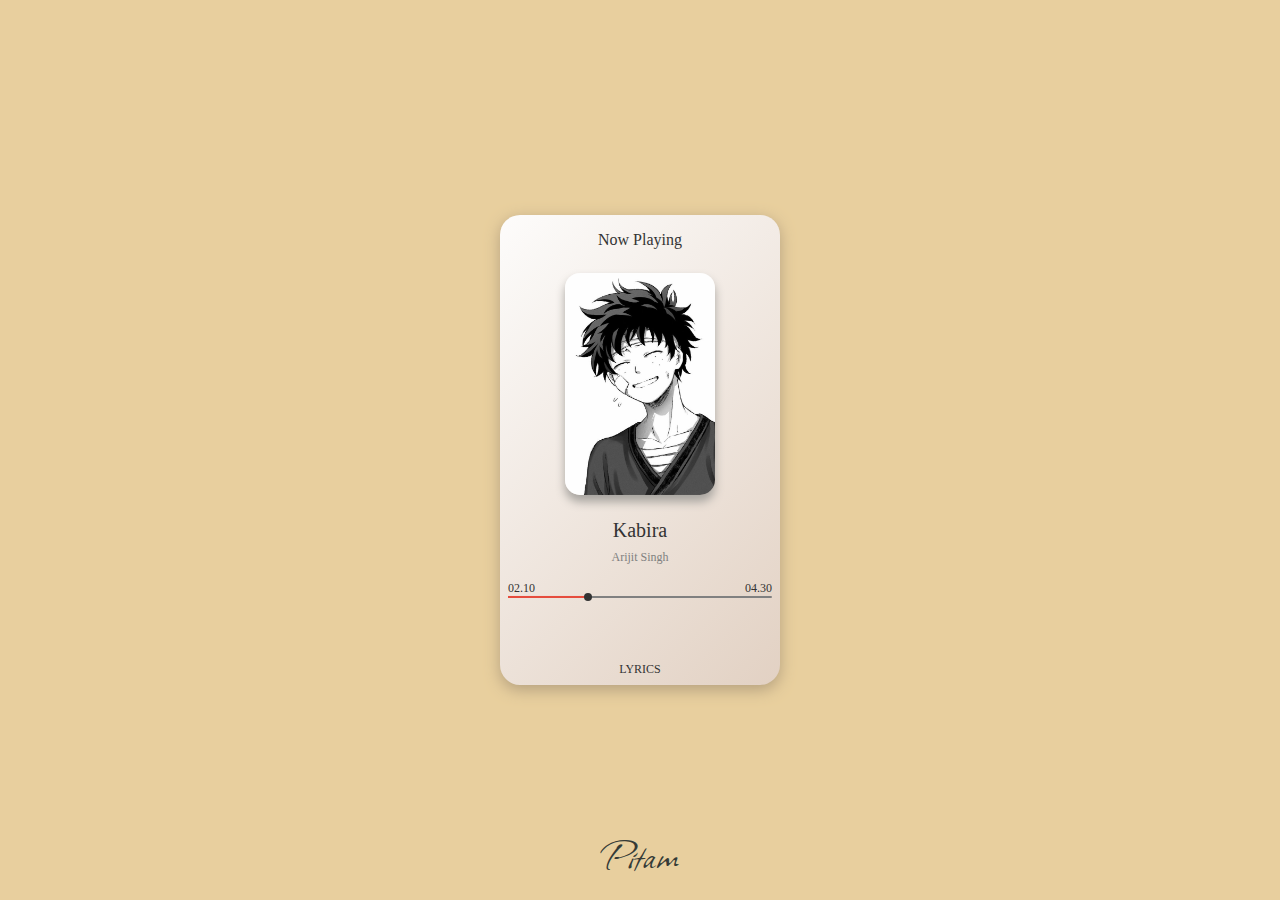
<file: index.html>
<html>
    <head>
        <title>Chill music theme</title>
        <meta name="viewport" content="width=device-width, initial-scale=1.0">
        <link rel="stylesheet" href="https://pro.fontawesome.com/releases/v5.10.0/css/all.css" integrity="sha384-AYmEC3Yw5cVb3ZcuHtOA93w35dYTsvhLPVnYs9eStHfGJvOvKxVfELGroGkvsg+p" crossorigin="anonymous"/>
        <link rel="preconnect" href="https://fonts.googleapis.com">
        <link rel="preconnect" href="https://fonts.gstatic.com" crossorigin>
        <link href="https://fonts.googleapis.com/css2?family=Allison&display=swap" rel="stylesheet">
        <link rel="stylesheet" href="chill.css">
    </head>
    
    <body>
        <div class="container">
            <div class="header">
                <span class="alink"><i class="fas fa-chevron-left"></i></span>
                <div class="playing">Now Playing</div>
                <span class="alink"><i class="fas fa-ellipsis-v"></i></span>
            </div>
            <div class="content">
                <figure class="album_cover">
                    <img src="chill-img.jpg">
                </figure>
                <div class="song_info">
                    <div class="song_name">Kabira</div><div class="song_artist">Arijit Singh</div>
                </div>
                <div class="timeline">
                    <div class="time">
                        <span class="current">02.10</span>
                        <span class="total">04.30</span>
                    </div>
                    
                    <div class="slider">
                        <div class="progress">
                            <div class="pin"></div>
                        </div>
                    </div>
                </div>
                <div class="controls">
                    <span class="alink"><i class="fas fa-random"></i></span>
                    <span class="alink"><i class="fas fa-step-backward"></i></span>
                    <span class="alink"><i class="fas fa-play"></i></span>
                    <span class="alink"><i class="fas fa-step-forward"></i></span>
                    <span class="alink"><i class="fas fa-sync-alt"></i></span>
                </div>
                <div class="footer">
                    <span class="alink"><i class="fas fa-angle-up"></i></span>
                    <div class="lyrics">Lyrics</div>
                </div>
            </div>
            
        </div>
        <div class="myname">
            <p>Pitam</p>
        </div>
        
    </body>
    
    
    
</html>
</file>
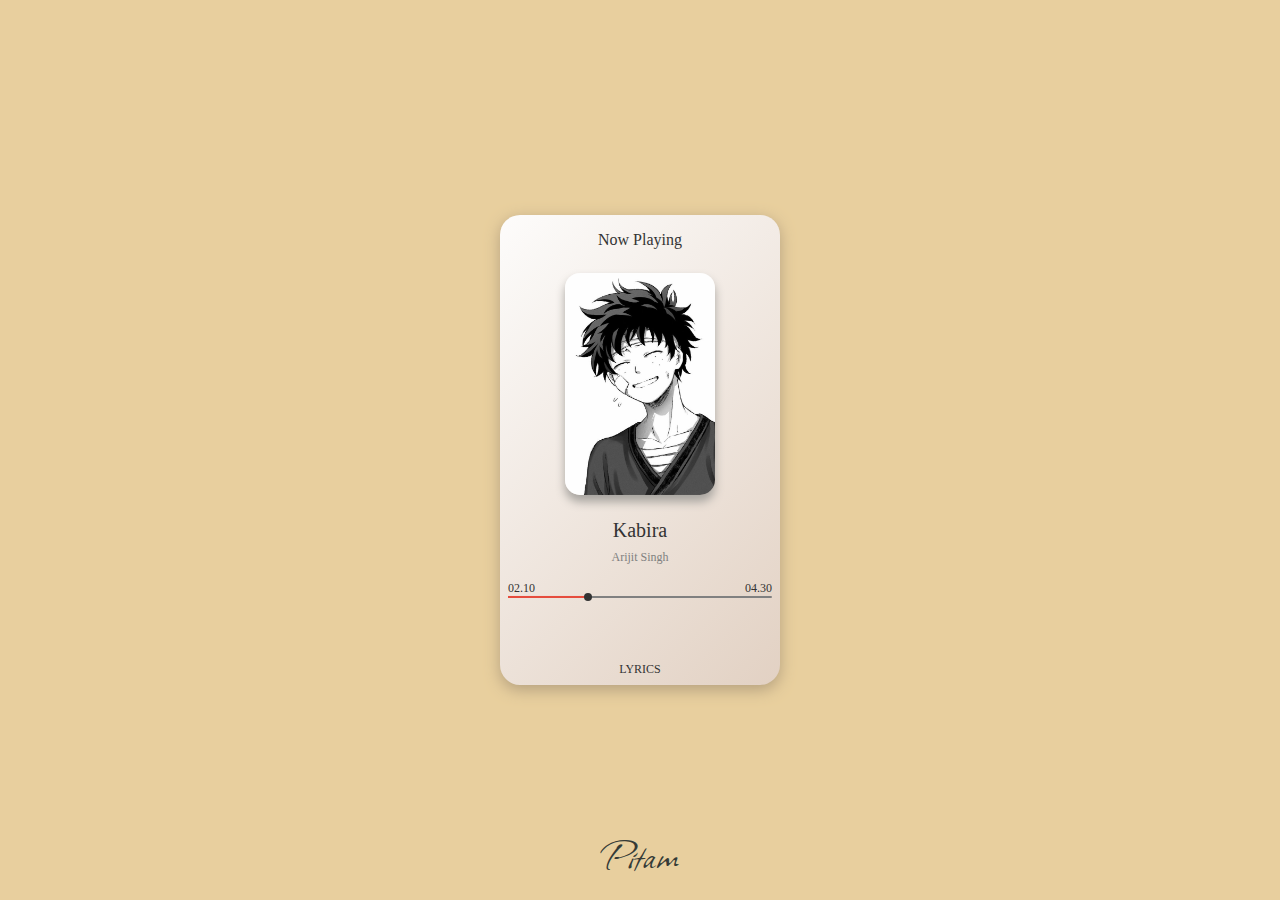
<file: chill.html>
<html>
    <head>
        <title>Chill music theme</title>
        <meta name="viewport" content="width=device-width, initial-scale=1.0">
        <link rel="stylesheet" href="https://pro.fontawesome.com/releases/v5.10.0/css/all.css" integrity="sha384-AYmEC3Yw5cVb3ZcuHtOA93w35dYTsvhLPVnYs9eStHfGJvOvKxVfELGroGkvsg+p" crossorigin="anonymous"/>
        <link rel="preconnect" href="https://fonts.googleapis.com">
        <link rel="preconnect" href="https://fonts.gstatic.com" crossorigin>
        <link href="https://fonts.googleapis.com/css2?family=Allison&display=swap" rel="stylesheet">
        <link rel="stylesheet" href="chill.css">
    </head>
    
    <body>
        <div class="container">
            <div class="header">
                <span class="alink"><i class="fas fa-chevron-left"></i></span>
                <div class="playing">Now Playing</div>
                <span class="alink"><i class="fas fa-ellipsis-v"></i></span>
            </div>
            <div class="content">
                <figure class="album_cover">
                    <img src="chill-img.jpg">
                </figure>
                <div class="song_info">
                    <div class="song_name">Kabira</div><div class="song_artist">Arijit Singh</div>
                </div>
                <div class="timeline">
                    <div class="time">
                        <span class="current">02.10</span>
                        <span class="total">04.30</span>
                    </div>
                    
                    <div class="slider">
                        <div class="progress">
                            <div class="pin"></div>
                        </div>
                    </div>
                </div>
                <div class="controls">
                    <span class="alink"><i class="fas fa-random"></i></span>
                    <span class="alink"><i class="fas fa-step-backward"></i></span>
                    <span class="alink"><i class="fas fa-play"></i></span>
                    <span class="alink"><i class="fas fa-step-forward"></i></span>
                    <span class="alink"><i class="fas fa-sync-alt"></i></span>
                </div>
                <div class="footer">
                    <span class="alink"><i class="fas fa-angle-up"></i></span>
                    <div class="lyrics">Lyrics</div>
                </div>
            </div>
            
        </div>
        <div class="myname">
            <p>Pitam</p>
        </div>
        
    </body>
    
    
    
</html>
</file>
<file: chill.css>
*,
*:before,
*:after {
    box-sizing: border-box;
    margin: 0;
    padding: 0;
}
html,
body {
    height: 100%;
    
}
:root {
    --bg-color:liner-gradient(135deg, #fff6b7 10%, #f6416c 100%);
    --bg-card:liner-gradient(135deg, #fdfcfb 0%, #e2d1c3 100%);
    --box-shadow: rgba(50, 50, 93, 0.25)0px 18px 36px -18px;
    --black-color:#333;
    --gray-color:gray;
    --orange-color:#e74c3c;
}
body{
    font-family: "Roboto" , cursive;
    color: #333;
    background-repeat: no-repeat;
    background-position: center;
    background-color: #e8cf9e;
    
}
.container{
    padding: 8px;
    width: 280px;
    height: auto;
    border-radius: 20px;
    background: linear-gradient(135deg, #fdfcfb 0%, #e2d1c3 100%);
    box-shadow: #b5a17f 0px 5px 15px;
    position: absolute;
    top: 50%;
    left: 50%;
    transform: translate(-50%,-50%);
    z-index: 1;
    overflow: hidden;
    background-color: #f2ede1;
}
.header{
    display: flex;
    align-items:center;
    margin: 8px 0 24px;
}
.header .playing{
    flex-grow: 1;
    text-align: center;
}
.alink{
    display: inline-block;
    text-align: center;
    cursor: pointer;
}
.alink i{
    width: 20px;
    font-size: 20px;
}
.album_cover{
    margin-bottom: 24px;
}
.album_cover img{
    width: 150px;
    display: block;
    margin: auto;
    border-radius: 15px;
    box-shadow: #a8a5a0 0px 7px 10px;
}
.song_info{
    margin-bottom: 16px;
    text-align: center;
}
.song_info .song_name{
    margin-bottom: 8px;
    font-size: 20px;
}
.song_info .song_artist{
    color: gray;
    font-size: 12px;
}
.timeline .time{
    font-size: 12px;
}
.timeline .time .current{
    float: left;
}
.timeline .time .total{
    float: right;
}
.timeline .time::after{
    content: '';
    display: table;
    clear: both;
}
.timeline .slider{
    width: 100%;
    height: 2px;
    border-radius: 2px;
    background-color: gray;
    cursor: pointer;
    position: relative;
}
.timeline .slider .progress{
    width: 30%;
    height: 100%;
    pointer-events: none;
    background-color: #e74c3c;
    position: absolute;
}
.timeline .slider .progress .pin{
    width: 8px;
    height: 8px;
    border-radius: 8px;
    pointer-events: all;
    background-color: #333;
    position: absolute;
    right: -5px;
    top: -3px;
}
.controls{
    margin: 32px 0;
    display: grid;
    grid-template-columns: repeat(5, 1fr);
    position: relative;
}
.footer{
    text-align: center;
}
.footer .lyrics{
    font-size: 12px;
    text-transform: uppercase
}
.myname p{
    font-family: 'Allison', cursive;
   position: absolute;
        bottom: 10;
        width: 100%;
        color: #353b37;
        text-align: center;
        padding: 5px 0;
    font-size: 300%;
}
</file>
